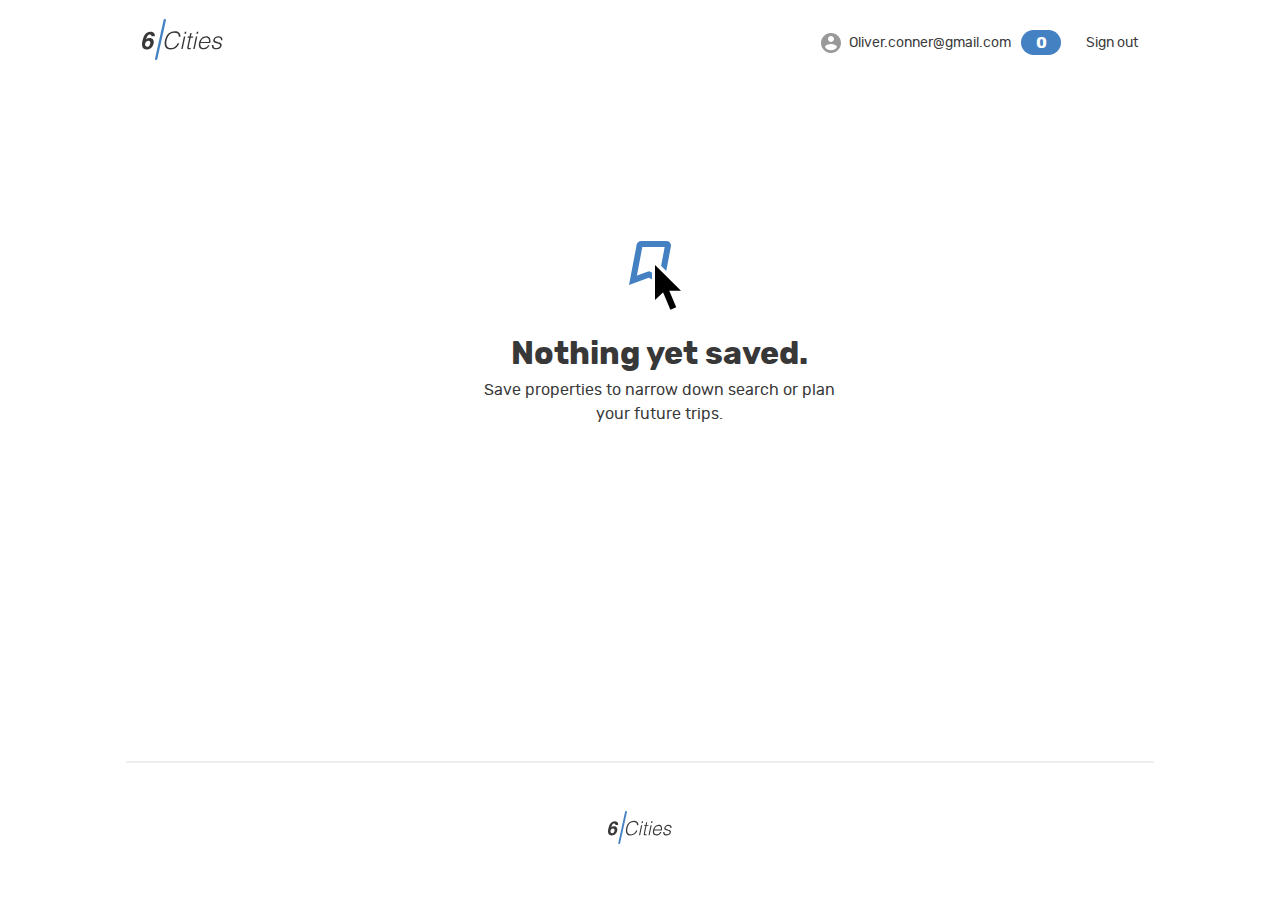
<file: markup/favorites-empty.html>
<!DOCTYPE html>
<html lang="en">
  <head>
    <meta charset="utf-8">
    <meta http-equiv="X-UA-Compatible" content="IE=edge">
    <meta name="viewport" content="width=device-width, initial-scale=1.0">
    <title>6 cities: favorites empty</title>
    <link rel="stylesheet" href="css/main.css">
  </head>

  <body>
    <div style="display: none">
      <!--
        Нет необходимости копировать данный блок в компоненты. Блок с `svg`-изображениями
        присутствует в разметке файла `index.html`.
      -->
      <svg xmlns="http://www.w3.org/2000/svg"><symbol id="icon-arrow-select" viewbox="0 0 7 4"><path fill-rule="evenodd" clip-rule="evenodd" d="M0 0l3.5 2.813L7 0v1.084L3.5 4 0 1.084V0z"></path></symbol><symbol id="icon-bookmark" viewbox="0 0 17 18"><path d="M3.993 2.185l.017-.092V2c0-.554.449-1 .99-1h10c.522 0 .957.41.997.923l-2.736 14.59-4.814-2.407-.39-.195-.408.153L1.31 16.44 3.993 2.185z"></path></symbol><symbol id="icon-star" viewbox="0 0 13 12"><path fill-rule="evenodd" clip-rule="evenodd" d="M6.5 9.644L10.517 12 9.451 7.56 13 4.573l-4.674-.386L6.5 0 4.673 4.187 0 4.573 3.549 7.56 2.483 12 6.5 9.644z"></path></symbol></svg>
    </div>

    <div class="page page--favorites-empty">
      <header class="header">
        <div class="container">
          <div class="header__wrapper">
            <div class="header__left">
              <a class="header__logo-link" href="main.html">
                <img class="header__logo" src="img/logo.svg" alt="6 cities logo" width="81" height="41">
              </a>
            </div>
            <nav class="header__nav">
              <ul class="header__nav-list">
                <li class="header__nav-item user">
                  <a class="header__nav-link header__nav-link--profile" href="#">
                    <div class="header__avatar-wrapper user__avatar-wrapper">
                    </div>
                    <span class="header__user-name user__name">Oliver.conner@gmail.com</span>
                    <span class="header__favorite-count">0</span>
                  </a>
                </li>
                <li class="header__nav-item">
                  <a class="header__nav-link" href="#">
                    <span class="header__signout">Sign out</span>
                  </a>
                </li>
              </ul>
            </nav>
          </div>
        </div>
      </header>

      <main class="page__main page__main--favorites page__main--favorites-empty">
        <div class="page__favorites-container container">
          <section class="favorites favorites--empty">
            <h1 class="visually-hidden">Favorites (empty)</h1>
            <div class="favorites__status-wrapper">
              <b class="favorites__status">Nothing yet saved.</b>
              <p class="favorites__status-description">Save properties to narrow down search or plan your future trips.</p>
            </div>
          </section>
        </div>
      </main>
      <footer class="footer">
        <a class="footer__logo-link" href="main.html">
          <img class="footer__logo" src="img/logo.svg" alt="6 cities logo" width="64" height="33">
        </a>
      </footer>
    </div>
  </body>
</html>
</file>
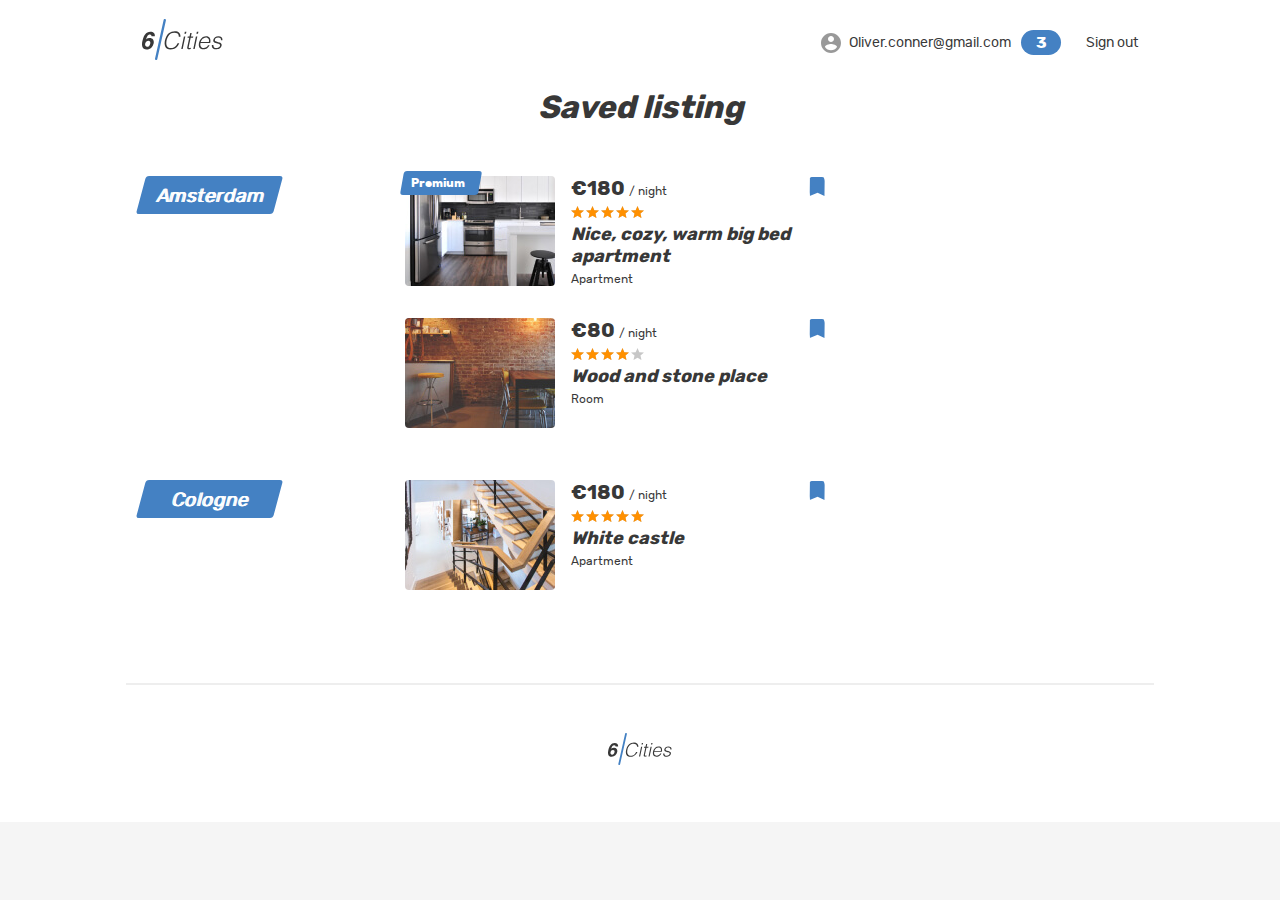
<file: markup/favorites.html>
<!DOCTYPE html>
<html lang="en">
  <head>
    <meta charset="utf-8">
    <meta http-equiv="X-UA-Compatible" content="IE=edge">
    <meta name="viewport" content="width=device-width, initial-scale=1.0">
    <title>6 cities: favorites</title>
    <link rel="stylesheet" href="css/main.css">
  </head>

  <body>
    <div style="display: none">
      <!--
        Нет необходимости копировать данный блок в компоненты. Блок с `svg`-изображениями
        присутствует в разметке файла `index.html`.
      -->
      <svg xmlns="http://www.w3.org/2000/svg"><symbol id="icon-arrow-select" viewbox="0 0 7 4"><path fill-rule="evenodd" clip-rule="evenodd" d="M0 0l3.5 2.813L7 0v1.084L3.5 4 0 1.084V0z"></path></symbol><symbol id="icon-bookmark" viewbox="0 0 17 18"><path d="M3.993 2.185l.017-.092V2c0-.554.449-1 .99-1h10c.522 0 .957.41.997.923l-2.736 14.59-4.814-2.407-.39-.195-.408.153L1.31 16.44 3.993 2.185z"></path></symbol><symbol id="icon-star" viewbox="0 0 13 12"><path fill-rule="evenodd" clip-rule="evenodd" d="M6.5 9.644L10.517 12 9.451 7.56 13 4.573l-4.674-.386L6.5 0 4.673 4.187 0 4.573 3.549 7.56 2.483 12 6.5 9.644z"></path></symbol></svg>
    </div>

    <div class="page">
      <header class="header">
        <div class="container">
          <div class="header__wrapper">
            <div class="header__left">
              <a class="header__logo-link" href="main.html">
                <img class="header__logo" src="img/logo.svg" alt="6 cities logo" width="81" height="41">
              </a>
            </div>
            <nav class="header__nav">
              <ul class="header__nav-list">
                <li class="header__nav-item user">
                  <a class="header__nav-link header__nav-link--profile" href="#">
                    <div class="header__avatar-wrapper user__avatar-wrapper">
                    </div>
                    <span class="header__user-name user__name">Oliver.conner@gmail.com</span>
                    <span class="header__favorite-count">3</span>
                  </a>
                </li>
                <li class="header__nav-item">
                  <a class="header__nav-link" href="#">
                    <span class="header__signout">Sign out</span>
                  </a>
                </li>
              </ul>
            </nav>
          </div>
        </div>
      </header>

      <main class="page__main page__main--favorites">
        <div class="page__favorites-container container">
          <section class="favorites">
            <h1 class="favorites__title">Saved listing</h1>
            <ul class="favorites__list">
              <li class="favorites__locations-items">
                <div class="favorites__locations locations locations--current">
                  <div class="locations__item">
                    <a class="locations__item-link" href="#">
                      <span>Amsterdam</span>
                    </a>
                  </div>
                </div>
                <div class="favorites__places">
                  <article class="favorites__card place-card">
                    <div class="place-card__mark">
                      <span>Premium</span>
                    </div>
                    <div class="favorites__image-wrapper place-card__image-wrapper">
                      <a href="#">
                        <img class="place-card__image" src="img/apartment-small-03.jpg" width="150" height="110" alt="Place image">
                      </a>
                    </div>
                    <div class="favorites__card-info place-card__info">
                      <div class="place-card__price-wrapper">
                        <div class="place-card__price">
                          <b class="place-card__price-value">&euro;180</b>
                          <span class="place-card__price-text">&#47;&nbsp;night</span>
                        </div>
                        <button class="place-card__bookmark-button place-card__bookmark-button--active button" type="button">
                          <svg class="place-card__bookmark-icon" width="18" height="19">
                            <use xlink:href="#icon-bookmark"></use>
                          </svg>
                          <span class="visually-hidden">In bookmarks</span>
                        </button>
                      </div>
                      <div class="place-card__rating rating">
                        <div class="place-card__stars rating__stars">
                          <span style="width: 100%"></span>
                          <span class="visually-hidden">Rating</span>
                        </div>
                      </div>
                      <h2 class="place-card__name">
                        <a href="#">Nice, cozy, warm big bed apartment</a>
                      </h2>
                      <p class="place-card__type">Apartment</p>
                    </div>
                  </article>

                  <article class="favorites__card place-card">
                    <div class="favorites__image-wrapper place-card__image-wrapper">
                      <a href="#">
                        <img class="place-card__image" src="img/room-small.jpg" width="150" height="110" alt="Place image">
                      </a>
                    </div>
                    <div class="favorites__card-info place-card__info">
                      <div class="place-card__price-wrapper">
                        <div class="place-card__price">
                          <b class="place-card__price-value">&euro;80</b>
                          <span class="place-card__price-text">&#47;&nbsp;night</span>
                        </div>
                        <button class="place-card__bookmark-button place-card__bookmark-button--active button" type="button">
                          <svg class="place-card__bookmark-icon" width="18" height="19">
                            <use xlink:href="#icon-bookmark"></use>
                          </svg>
                          <span class="visually-hidden">In bookmarks</span>
                        </button>
                      </div>
                      <div class="place-card__rating rating">
                        <div class="place-card__stars rating__stars">
                          <span style="width: 80%"></span>
                          <span class="visually-hidden">Rating</span>
                        </div>
                      </div>
                      <h2 class="place-card__name">
                        <a href="#">Wood and stone place</a>
                      </h2>
                      <p class="place-card__type">Room</p>
                    </div>
                  </article>
                </div>
              </li>

              <li class="favorites__locations-items">
                <div class="favorites__locations locations locations--current">
                  <div class="locations__item">
                    <a class="locations__item-link" href="#">
                      <span>Cologne</span>
                    </a>
                  </div>
                </div>
                <div class="favorites__places">
                  <article class="favorites__card place-card">
                    <div class="favorites__image-wrapper place-card__image-wrapper">
                      <a href="#">
                        <img class="place-card__image" src="img/apartment-small-04.jpg" width="150" height="110" alt="Place image">
                      </a>
                    </div>
                    <div class="favorites__card-info place-card__info">
                      <div class="place-card__price-wrapper">
                        <div class="place-card__price">
                          <b class="place-card__price-value">&euro;180</b>
                          <span class="place-card__price-text">&#47;&nbsp;night</span>
                        </div>
                        <button class="place-card__bookmark-button place-card__bookmark-button--active button" type="button">
                          <svg class="place-card__bookmark-icon" width="18" height="19">
                            <use xlink:href="#icon-bookmark"></use>
                          </svg>
                          <span class="visually-hidden">In bookmarks</span>
                        </button>
                      </div>
                      <div class="place-card__rating rating">
                        <div class="place-card__stars rating__stars">
                          <span style="width: 100%"></span>
                          <span class="visually-hidden">Rating</span>
                        </div>
                      </div>
                      <h2 class="place-card__name">
                        <a href="#">White castle</a>
                      </h2>
                      <p class="place-card__type">Apartment</p>
                    </div>
                  </article>
                </div>
              </li>
            </ul>
          </section>
        </div>
      </main>
      <footer class="footer container">
        <a class="footer__logo-link" href="main.html">
          <img class="footer__logo" src="img/logo.svg" alt="6 cities logo" width="64" height="33">
        </a>
      </footer>
    </div>
  </body>
</html>
</file>
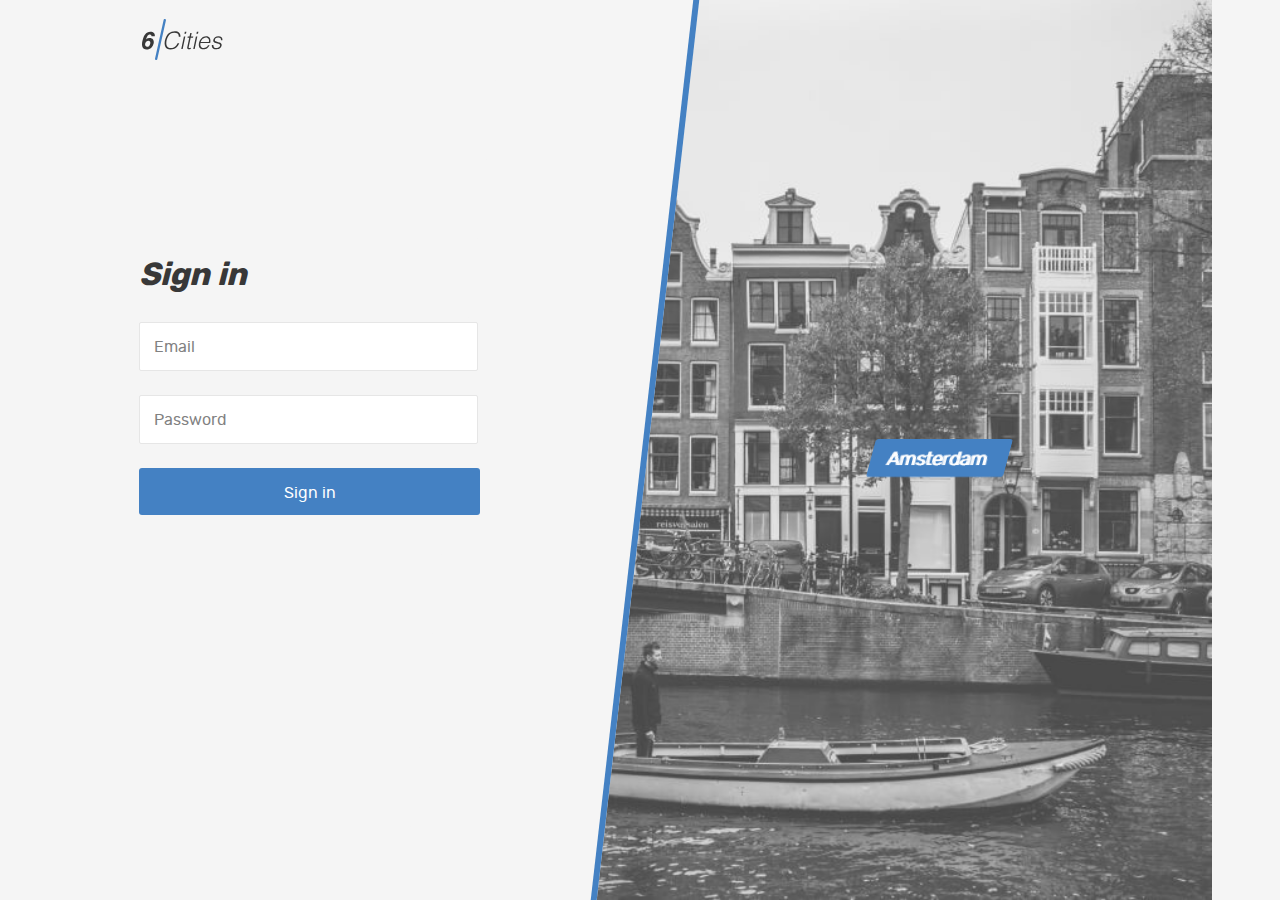
<file: markup/login.html>
<!DOCTYPE html>
<html lang="en">
  <head>
    <meta charset="utf-8">
    <meta http-equiv="X-UA-Compatible" content="IE=edge">
    <meta name="viewport" content="width=device-width, initial-scale=1.0">
    <title>6 cities: authorization</title>
    <link rel="stylesheet" href="css/main.css">
  </head>

  <body>
    <div style="display: none">
      <!--
        Нет необходимости копировать данный блок в компоненты. Блок с `svg`-изображениями
        присутствует в разметке файла `index.html`.
      -->
      <svg xmlns="http://www.w3.org/2000/svg"><symbol id="icon-arrow-select" viewbox="0 0 7 4"><path fill-rule="evenodd" clip-rule="evenodd" d="M0 0l3.5 2.813L7 0v1.084L3.5 4 0 1.084V0z"></path></symbol><symbol id="icon-bookmark" viewbox="0 0 17 18"><path d="M3.993 2.185l.017-.092V2c0-.554.449-1 .99-1h10c.522 0 .957.41.997.923l-2.736 14.59-4.814-2.407-.39-.195-.408.153L1.31 16.44 3.993 2.185z"></path></symbol><symbol id="icon-star" viewbox="0 0 13 12"><path fill-rule="evenodd" clip-rule="evenodd" d="M6.5 9.644L10.517 12 9.451 7.56 13 4.573l-4.674-.386L6.5 0 4.673 4.187 0 4.573 3.549 7.56 2.483 12 6.5 9.644z"></path></symbol></svg>
    </div>

    <div class="page page--gray page--login">
      <header class="header">
        <div class="container">
          <div class="header__wrapper">
            <div class="header__left">
              <a class="header__logo-link" href="main.html">
                <img class="header__logo" src="img/logo.svg" alt="6 cities logo" width="81" height="41">
              </a>
            </div>
          </div>
        </div>
      </header>

      <main class="page__main page__main--login">
        <div class="page__login-container container">
          <section class="login">
            <h1 class="login__title">Sign in</h1>
            <form class="login__form form" action="#" method="post">
              <div class="login__input-wrapper form__input-wrapper">
                <label class="visually-hidden">E-mail</label>
                <input class="login__input form__input" type="email" name="email" placeholder="Email" required="">
              </div>
              <div class="login__input-wrapper form__input-wrapper">
                <label class="visually-hidden">Password</label>
                <input class="login__input form__input" type="password" name="password" placeholder="Password" required="">
              </div>
              <button class="login__submit form__submit button" type="submit">Sign in</button>
            </form>
          </section>
          <section class="locations locations--login locations--current">
            <div class="locations__item">
              <a class="locations__item-link" href="#">
                <span>Amsterdam</span>
              </a>
            </div>
          </section>
        </div>
      </main>
    </div>
  </body>
</html>
</file>
<file: markup/css/main.css>
/*! normalize.css v8.0.1 | MIT License | github.com/necolas/normalize.css */html{line-height:1.15;-webkit-text-size-adjust:100%}body{margin:0}main{display:block}h1{font-size:2em;margin:.67em 0}hr{-webkit-box-sizing:content-box;box-sizing:content-box;height:0;overflow:visible}pre{font-family:monospace,monospace;font-size:1em}a{background-color:transparent}abbr[title]{border-bottom:none;text-decoration:underline;-webkit-text-decoration:underline dotted;text-decoration:underline dotted}b,strong{font-weight:bolder}code,kbd,samp{font-family:monospace,monospace;font-size:1em}small{font-size:80%}sub,sup{font-size:75%;line-height:0;position:relative;vertical-align:baseline}sub{bottom:-.25em}sup{top:-.5em}img{border-style:none}button,input,optgroup,select,textarea{font-family:inherit;font-size:100%;line-height:1.15;margin:0}button,input{overflow:visible}button,select{text-transform:none}[type=button],[type=reset],[type=submit],button{-webkit-appearance:button}[type=button]::-moz-focus-inner,[type=reset]::-moz-focus-inner,[type=submit]::-moz-focus-inner,button::-moz-focus-inner{border-style:none;padding:0}[type=button]:-moz-focusring,[type=reset]:-moz-focusring,[type=submit]:-moz-focusring,button:-moz-focusring{outline:1px dotted ButtonText}fieldset{padding:.35em .75em .625em}legend{-webkit-box-sizing:border-box;box-sizing:border-box;color:inherit;display:table;max-width:100%;padding:0;white-space:normal}progress{vertical-align:baseline}textarea{overflow:auto}[type=checkbox],[type=radio]{-webkit-box-sizing:border-box;box-sizing:border-box;padding:0}[type=number]::-webkit-inner-spin-button,[type=number]::-webkit-outer-spin-button{height:auto}[type=search]{-webkit-appearance:textfield;outline-offset:-2px}[type=search]::-webkit-search-decoration{-webkit-appearance:none}::-webkit-file-upload-button{-webkit-appearance:button;font:inherit}details{display:block}summary{display:list-item}template{display:none}[hidden]{display:none}@font-face{font-family:rubik;font-style:normal;font-weight:300;src:url(../fonts/rubik-light.woff2) format("woff2"),url(../fonts/rubik-light.woff) format("woff"),url(../fonts/rubik-light.ttf) format("truetype");font-display:swap}@font-face{font-family:rubik;font-style:normal;font-weight:400;src:url(../fonts/rubik-regular.woff2) format("woff2"),url(../fonts/rubik-regular.woff) format("woff"),url(../fonts/rubik-regular.ttf) format("truetype");font-display:swap}@font-face{font-family:rubik;font-style:normal;font-weight:500;src:url(../fonts/rubik-medium.woff2) format("woff2"),url(../fonts/rubik-medium.woff) format("woff"),url(../fonts/rubik-medium.ttf) format("truetype");font-display:swap}@font-face{font-family:rubik;font-style:normal;font-weight:700;src:url(../fonts/rubik-bold.woff2) format("woff2"),url(../fonts/rubik-bold.woff) format("woff"),url(../fonts/rubik-bold.ttf) format("truetype");font-display:swap}body,html{width:100%;min-width:1144px;margin:0;padding:0;font-family:rubik,arial,sans-serif;font-weight:400;font-style:normal;font-size:16px;line-height:1.15;color:#383838;background-color:#f5f5f5;-webkit-font-smoothing:antialiased;font-smoothing:antialiased;-webkit-box-sizing:border-box;box-sizing:border-box}*,::after,::before{-webkit-box-sizing:inherit;box-sizing:inherit}a{color:inherit;text-decoration:none;-webkit-transition:color .3s,opacity .3s;transition:color .3s,opacity .3s;cursor:pointer;outline:0}textarea{resize:none}img{max-width:100%;height:auto}.visually-hidden{position:absolute;width:1px;height:1px;margin:-1px;border:0;padding:0;white-space:nowrap;-webkit-clip-path:inset(100%);clip-path:inset(100%);clip:rect(0 0 0 0);overflow:hidden}.container{width:1144px;margin-left:auto;margin-right:auto;padding-left:58px;padding-right:58px}.button{padding:0;background:0 0;border:none;text-decoration:none;cursor:pointer;display:inline-block;font:inherit;text-align:center;word-break:break-word;word-wrap:wrap;overflow-wrap:break-word;-webkit-transition:color .3s,background-color .3s;transition:color .3s,background-color .3s;outline:0}.page{background-color:#fff}.page--login{display:-webkit-box;display:-ms-flexbox;display:flex;-webkit-box-orient:vertical;-webkit-box-direction:normal;-ms-flex-direction:column;flex-direction:column;width:1144px;margin-left:auto;margin-right:auto;background-image:linear-gradient(to right,#f5f5f5 509px,transparent 509px),url(../img/amsterdam.jpg);background-position:top left,right top;height:100vh;background-size:auto,auto 100%;background-repeat:no-repeat,no-repeat;overflow:hidden}@media (-webkit-min-device-pixel-ratio:1.5),(min-resolution:144dpi),(min-resolution:1.5dppx){.page--login{background-image:linear-gradient(to right,#f5f5f5 509px,transparent 509px),url(../img/amsterdam@2x.jpg)}}@media (max-height:720px){.page--login{background-size:auto,auto 715px}}.page--favorites-empty{display:-webkit-box;display:-ms-flexbox;display:flex;-webkit-box-orient:vertical;-webkit-box-direction:normal;-ms-flex-direction:column;flex-direction:column;height:100vh}.page--main{display:-webkit-box;display:-ms-flexbox;display:flex;-webkit-box-orient:vertical;-webkit-box-direction:normal;-ms-flex-direction:column;flex-direction:column;height:100vh}.page--gray{background-color:#f5f5f5}.page__main--offer{padding-bottom:129px}.page__main--login{display:-webkit-box;display:-ms-flexbox;display:flex;-webkit-box-flex:1;-ms-flex-positive:1;flex-grow:1}.page__main--favorites{padding-top:11px}.page__main--favorites-empty{display:-webkit-box;display:-ms-flexbox;display:flex;-webkit-box-flex:1;-ms-flex-positive:1;flex-grow:1}.page__main--favorites-empty .page__favorites-container{display:-webkit-box;display:-ms-flexbox;display:flex}.page__main--index{display:-webkit-box;display:-ms-flexbox;display:flex;-webkit-box-flex:1;-ms-flex-positive:1;flex-grow:1;-webkit-box-orient:vertical;-webkit-box-direction:normal;-ms-flex-direction:column;flex-direction:column;overflow-y:hidden}.page__login-container{display:-webkit-box;display:-ms-flexbox;display:flex}.header__wrapper{display:-webkit-box;display:-ms-flexbox;display:flex;-webkit-box-align:start;-ms-flex-align:start;align-items:flex-start;padding:19px 16px 0}.header__left{display:-webkit-box;display:-ms-flexbox;display:flex;-ms-flex-wrap:wrap;flex-wrap:wrap;-ms-flex-negative:0;flex-shrink:0;margin-right:auto}.header__logo-link{margin-bottom:15px}.header__logo-link:not(.header__logo-link--active):focus,.header__logo-link:not(.header__logo-link--active):hover{opacity:.5}.header__nav{display:-webkit-box;display:-ms-flexbox;display:flex;-ms-flex-negative:0;flex-shrink:0;-ms-flex-wrap:wrap;flex-wrap:wrap;margin-top:11px;margin-left:30px}.header__nav-list{margin:0;padding:0;list-style:none;display:-webkit-box;display:-ms-flexbox;display:flex;-ms-flex-wrap:wrap;flex-wrap:wrap;-webkit-box-align:start;-ms-flex-align:start;align-items:flex-start}.header__nav-item{display:-webkit-box;display:-ms-flexbox;display:flex;min-height:25px;margin-bottom:15px}.header__nav-item:not(:last-child){margin-right:15px}.header__nav-link{display:-webkit-box;display:-ms-flexbox;display:flex;position:relative;-webkit-box-align:center;-ms-flex-align:center;align-items:center;font-size:14px;line-height:1.2143;-webkit-transition:text-shadow .3s;transition:text-shadow .3s}.header__nav-link:focus,.header__nav-link:hover{text-shadow:.5px 0 0,-.5px 0 0}.header__avatar-wrapper{width:20px;height:20px;margin-right:8px}.header__login{padding-top:2px;padding-right:8px}.header__signout,.header__user-name{padding-top:2px}.header__favorite-count{display:inline-block;min-width:40px;height:25px;margin:0 10px;padding:5px;font-size:16px;font-weight:600;line-height:16px;text-align:center;color:#fff;background:#4481c3;border-radius:15px}.user__avatar-wrapper{background-image:url(../img/avatar.svg);background-size:100%;background-repeat:no-repeat}.user__avatar{border-radius:50%}.rating__stars{position:relative;display:block;font-size:0}.rating__stars::before{content:"";display:inline-block;height:100%;background:url(../img/stars.svg) transparent no-repeat center}.rating__stars span{position:absolute;top:0;left:0;display:inline-block;height:100%;overflow:hidden}.rating__stars span::before{content:"";display:inline-block;height:100%;background:url(../img/stars-active.svg) transparent no-repeat center}.cities{display:-webkit-box;display:-ms-flexbox;display:flex;-webkit-box-flex:1;-ms-flex-positive:1;flex-grow:1;background-color:#fff;overflow-y:hidden}.cities__places-container{display:-webkit-box;display:-ms-flexbox;display:flex;padding-right:0}.cities__places-container--empty{padding-right:0}.cities__no-places{position:relative;width:498px;padding-left:18px}.cities__no-places::after{content:"";position:absolute;width:12.06vh;min-width:100px;max-width:120px;height:100%;bottom:0;right:-48px;background-color:#fff;border-right:6px solid #4481c3;-webkit-transform:skew(-6.5deg);transform:skew(-6.5deg)}.cities__places{width:572px;margin-top:2px;margin-right:2px;padding-top:29px;padding-bottom:7px;padding-left:9px;overflow-y:auto}.cities__places-list{display:-webkit-box;display:-ms-flexbox;display:flex;-ms-flex-wrap:wrap;flex-wrap:wrap;margin-left:-8px;padding-left:5px}.cities__card{width:260px;margin-left:8px;margin-bottom:24px}.page__main--index-empty .cities__right-section{background-image:url(../img/no-places@2x.png);background-size:auto 119%;background-repeat:no-repeat;background-position:right 100%}@media (-webkit-min-device-pixel-ratio:1.5),(min-resolution:144dpi),(min-resolution:1.5dppx){.page__main--index-empty .cities__right-section{background-image:url(../img/no-places@2x.png)}}@media (max-height:780px){.page__main--index-empty .cities__right-section{background-position:right center;background-size:100% auto}}.cities__right-section{display:-webkit-box;display:-ms-flexbox;display:flex;-webkit-box-flex:1;-ms-flex-positive:1;flex-grow:1}.cities__map{width:100%;-ms-flex-item-align:stretch;align-self:stretch;background-image:url(../img/map.jpg);background-size:682px auto;background-repeat:no-repeat;background-position:-170px center}@media (-webkit-min-device-pixel-ratio:1.5),(min-resolution:144dpi),(min-resolution:1.5dppx){.cities__map{background-image:url(../img/map@2x.jpg);background-size:682px 794px}}@media (min-height:980px){.cities__map{background-size:cover}}.cities__status-wrapper{position:relative;z-index:1;width:auto;margin-top:25.4vh;margin-right:auto;margin-left:auto;padding-top:62px;text-align:center;background-image:url(../img/ico-no-results.svg);background-size:45px 47px;background-position:center top;background-repeat:no-repeat}.cities__status{display:block;margin-bottom:5px;font-size:32px;line-height:1.1875}.cities__status-description{margin-top:0;margin-bottom:0;padding:0 45px;font-size:16px;line-height:1.5}.locations--login{display:-webkit-box;display:-ms-flexbox;display:flex;-webkit-box-pack:center;-ms-flex-pack:center;justify-content:center;-webkit-box-align:center;-ms-flex-align:center;align-items:center;-webkit-box-flex:1;-ms-flex-positive:1;flex-grow:1;padding:0 51px 63px 130px}.locations--login .locations__item-link{padding:9px 21px 6px 16px;-webkit-backface-visibility:hidden;backface-visibility:hidden}.locations--current .locations__item{margin:0}.locations--current .locations__item-link{color:#fff;background-color:#4481c3;text-shadow:1px 0 0,.5px 0 0,-1px 0 0}.locations__list{margin:0;padding:0;list-style:none;display:-webkit-box;display:-ms-flexbox;display:flex;-ms-flex-wrap:wrap;flex-wrap:wrap;-webkit-box-align:start;-ms-flex-align:start;align-items:flex-start;padding:16px 3px 33px}.locations__item{display:block;margin-right:36px;margin-bottom:19px}.favorites__locations .locations__item-link{min-width:137px;padding:9px 14px 6px 15px;text-align:center;letter-spacing:.9px}.locations__item-link{display:block;padding:9px 21px 6px 11px;font-size:19px;line-height:1.211;font-weight:300;font-style:oblique;-webkit-transform:skew(-15deg);transform:skew(-15deg);border-radius:3px;-webkit-transition:background .3s,color .3s,text-shadow .3s;transition:background .3s,color .3s,text-shadow .3s}.locations__item-link span{display:block;-webkit-transform:skew(15deg);transform:skew(15deg)}.locations__item-link:focus,.locations__item-link:hover{text-shadow:1px 0 0,.5px 0 0,-1px 0 0}.locations__item-link.tabs__item--active{text-shadow:1px 0 0,.5px 0 0,-1px 0 0;color:#fff;background-color:#4481c3}.places__found{display:block;margin-bottom:22px;padding-left:2px;font-size:24px;line-height:1.167;font-weight:700;font-style:oblique}.places__sorting{position:relative;margin-bottom:33px;padding-left:5px}.places__sorting-arrow{position:absolute;top:55%;-webkit-transform:translateY(-50%);transform:translateY(-50%);right:0;fill:#0d0d0d}.places__options{margin:0;padding:0;list-style:none;background-color:#fff;border:1px solid #dfdfdf;border-radius:4px}.places__options--custom{position:absolute;top:calc(100% + 1px);left:52px;z-index:1;display:none}.places__options--opened{display:block}.places__option{min-width:170px;padding:14px 16px 10px;font-size:14px;line-height:1.2143;-webkit-transition:background .3s;transition:background .3s;outline:0;cursor:pointer}.places__option--active,.places__option:focus,.places__option:hover{background-color:#f2f2f2}.places__option:selected{background-color:#f2f2f2}.places__sorting-caption{font-size:12px;line-height:1.167;font-weight:700}.places__sorting-type{position:relative;display:inline-block;padding-right:12px;font-size:12px;line-height:1.167;cursor:pointer}.place-card{position:relative}.place-card:hover{opacity:.6}.place-card__image-wrapper{margin-bottom:9px}.place-card__image{display:block;border-radius:4px}.place-card__info{-webkit-box-flex:1;-ms-flex-positive:1;flex-grow:1}.place-card__price-wrapper{display:-webkit-box;display:-ms-flexbox;display:flex;-webkit-box-align:start;-ms-flex-align:start;align-items:flex-start;-webkit-box-pack:justify;-ms-flex-pack:justify;justify-content:space-between;margin-bottom:5px}.place-card__price{margin-right:20px}.favorites__card .place-card__bookmark-button{margin-top:0;-webkit-transform:skew(10deg);transform:skew(10deg)}.place-card__bookmark-button{-ms-flex-negative:0;flex-shrink:0;width:18px;height:19px;margin-top:2px}.place-card__bookmark-button:focus .place-card__bookmark-icon,.place-card__bookmark-button:hover .place-card__bookmark-icon{stroke:#4481c3}.place-card__bookmark-button--active .place-card__bookmark-icon{stroke:#4481c3;fill:#4481c3}.place-card__bookmark-icon{fill:none;stroke:#979797;stroke-width:2;-webkit-transition:fill .3s,stroke .3s;transition:fill .3s,stroke .3s}.place-card__price-value{font-size:20px;line-height:1.2;font-weight:700}.place-card__price-text{font-size:12px;line-height:1.1667}.place-card__rating{margin-bottom:6px}.place-card__stars{width:73px;height:12px}.place-card__stars::before{width:73px;background-size:73px 12px}.place-card__stars span{width:0%}.place-card__stars span::before{width:73px;background-size:73px 12px}.place-card__name{margin-top:0;margin-bottom:4px;font-size:18px;line-height:1.223;font-weight:700;font-style:oblique}.place-card__name a{display:inline-block}.place-card__name a:focus,.place-card__name a:hover{opacity:.7}.place-card__type{margin-top:0;margin-bottom:0;font-size:12px;line-height:1.1667}.place-card__mark{position:absolute;top:-5px;left:-3px;padding:5px 15px 5px 9px;font-size:12px;line-height:1.1667;font-weight:700;color:#fff;background-color:#4481c3;-webkit-transform:skew(-10deg);transform:skew(-10deg);border-radius:3px}.place-card__mark span{display:block;-webkit-transform:skew(10deg);transform:skew(10deg)}.offer__gallery-container{padding-left:52px;padding-right:52px}.offer__gallery{position:relative;display:-webkit-box;display:-ms-flexbox;display:flex;-webkit-box-align:start;-ms-flex-align:start;align-items:flex-start;-ms-flex-wrap:wrap;flex-wrap:wrap;-webkit-box-pack:center;-ms-flex-pack:center;justify-content:center;width:785px;margin-right:auto;margin-left:auto;max-height:452px;margin-bottom:30px;overflow:hidden}.offer__gallery::before{content:"";position:absolute;top:-1px;left:0;width:34px;height:100%;background-image:url(../img/triangle.svg);background-repeat:no-repeat;background-size:34px 452px;-webkit-transform:rotate(180deg);transform:rotate(180deg)}.offer__gallery::after{content:"";position:absolute;top:-1px;right:0;width:34px;height:100%;background-image:url(../img/triangle.svg);background-repeat:no-repeat;background-size:34px 452px}.offer__image-wrapper{display:-webkit-box;display:-ms-flexbox;display:flex;-webkit-box-pack:center;-ms-flex-pack:center;justify-content:center;-webkit-box-align:center;-ms-flex-align:center;align-items:center;margin-bottom:2px;margin-right:2px;width:260px;height:200px;overflow:hidden}.offer__image-wrapper:nth-child(3n){margin-right:0}.offer__image{display:block;min-width:100%;min-height:100%;-webkit-box-flex:1;-ms-flex-positive:1;flex-grow:1}.offer__container{position:relative;overflow-x:hidden}.offer__wrapper{display:-webkit-box;display:-ms-flexbox;display:flex;-webkit-box-orient:vertical;-webkit-box-direction:normal;-ms-flex-direction:column;flex-direction:column;-webkit-box-align:center;-ms-flex-align:center;align-items:center;max-width:613px;margin-right:auto;margin-left:auto}.offer__mark{margin-bottom:8px;padding:7px 11px 3px 8px;font-size:16px;line-height:1.1875;font-weight:700;font-style:oblique;color:#fff;background-color:#4481c3;-webkit-transform:skew(-10deg);transform:skew(-10deg);border-radius:2px;background-color:#4481c3}.offer__mark span{display:block;-webkit-transform:skew(10deg);transform:skew(10deg)}.offer__name{margin-top:0;margin-bottom:7px;padding:0 28px;font-size:38px;line-height:1.21053;font-weight:700;font-style:oblique;text-align:center}.offer__bookmark-button{position:absolute;top:41px;right:93px;width:31px;height:33px;margin-top:2px}.offer__bookmark-button:focus .offer__bookmark-icon,.offer__bookmark-button:hover .offer__bookmark-icon{stroke:#4481c3}.offer__bookmark-button--active .offer__bookmark-icon{stroke:#4481c3;fill:#4481c3}.offer__bookmark-icon{fill:none;stroke:#979797;stroke-width:2;-webkit-transition:fill .3s,stroke .3s;transition:fill .3s,stroke .3s}.offer__rating{display:-webkit-box;display:-ms-flexbox;display:flex;-webkit-box-align:start;-ms-flex-align:start;align-items:flex-start;margin-bottom:24px}.offer__stars{width:147px;height:24px}.offer__stars::before{width:147px;background-size:147px 24px}.offer__stars span{width:0%}.offer__stars span::before{width:147px;background-size:147px 24px}.offer__rating-value{margin-left:5px;padding-top:2px;font-size:24px;line-height:1;font-weight:700;font-style:oblique}.offer__features{margin:0;padding:0;list-style:none;display:-webkit-box;display:-ms-flexbox;display:flex;margin-bottom:38px;margin-left:-64px}.offer__feature{margin-left:64px;padding-left:18px;font-size:16px;line-height:1.3;background-repeat:no-repeat}.offer__feature--entire{background-image:url(../img/ico-place.svg);background-size:13px 16px}.offer__feature--bedrooms{background-image:url(../img/ico-bedrooms.svg);background-size:14px 18px}.offer__feature--adults{background-image:url(../img/ico-adults.svg);background-size:13px 12px;background-position:left 3px}.offer__price{position:relative;margin-bottom:56px}.offer__price::before{content:"";position:absolute;top:18px;left:calc(100% + 12px);width:345px;height:1px;background-image:-webkit-gradient(linear,right top,left top,from(rgba(255,255,255,.01)),to(#7ca7d5));background-image:linear-gradient(to left,rgba(255,255,255,.01),#7ca7d5)}.offer__price::after{content:"";position:absolute;top:18px;right:calc(100% + 11px);width:425px;height:1px;background-image:-webkit-gradient(linear,left top,right top,from(rgba(255,255,255,.01)),to(#6899ce));background-image:linear-gradient(to right,rgba(255,255,255,.01),#6899ce)}.offer__price-value{position:relative;padding-right:8px;padding-left:6px;font-size:32px;line-height:1.1875;font-weight:700;font-style:oblique}.offer__price-value::after{content:"";position:absolute;top:-7px;right:-2px;height:52px;width:2px;background-color:#4481c3;-webkit-transform:skew(-12deg);transform:skew(-12deg)}.offer__price-text{font-size:18px;line-height:1.223;font-weight:700;font-style:oblique;opacity:.48}.offer__inside{width:100%;margin-bottom:52px}.offer__inside-title{margin-top:0;margin-bottom:24px;font-size:24px;line-height:1.1667;font-weight:700;font-style:oblique;text-align:center;color:#000}.offer__inside-list{margin:0;padding:0;list-style:none;display:-webkit-box;display:-ms-flexbox;display:flex;-ms-flex-wrap:wrap;flex-wrap:wrap;-webkit-box-pack:justify;-ms-flex-pack:justify;justify-content:space-between;-webkit-box-align:start;-ms-flex-align:start;align-items:flex-start}.offer__inside-item{position:relative;width:100%;max-width:174px;padding-left:18px;font-size:16px;line-height:1.75;color:#000}.offer__inside-item::before{content:"";position:absolute;top:14px;left:0;width:12px;height:1px;background-color:#000}.offer__host-title{margin-top:0;margin-bottom:25px;font-size:24px;line-height:1.1667;font-weight:700;font-style:oblique;text-align:center;color:#000}.offer__host-user{display:-webkit-box;display:-ms-flexbox;display:flex;-webkit-box-orient:vertical;-webkit-box-direction:normal;-ms-flex-direction:column;flex-direction:column;-webkit-box-align:center;-ms-flex-align:center;align-items:center;margin-bottom:15px;padding-right:16px}.offer__avatar-wrapper{position:relative;width:74px;min-width:74px;height:74px;margin-bottom:7px}.offer__avatar-wrapper--pro::after{content:"";position:absolute;top:-3px;right:-16px;width:33px;height:33px;border-radius:50%;background-color:#ff9000;background-image:url(../img/star-white.svg);background-size:20px 19px;background-position:center 6px;background-repeat:no-repeat}.offer__user-name{font-size:16px;line-height:1.187;font-weight:700;color:#000}.offer__user-status{font-size:12px;line-height:1.167;color:#696969}.offer__description{margin-bottom:52px}.offer__text{margin-top:0;margin-bottom:28px;font-size:16px;line-height:1.75;color:#000}.offer__reviews{width:100%;margin-bottom:55px}.offer__map{width:100%;height:579px;margin-bottom:50px;background-image:url(../img/map-big.jpg);background-repeat:no-repeat;background-size:1144px auto;background-position:center top}@media (-webkit-min-device-pixel-ratio:1.5),(min-resolution:144dpi),(min-resolution:1.5dppx){.offer__map{background-image:url(../img/map-big@2x.jpg);background-size:1144px auto}}.reviews__title{margin-top:0;margin-bottom:37px;font-size:24px;line-height:1.1667;font-weight:700;font-style:oblique;color:#000;text-align:center}.reviews__avatar-wrapper{min-width:54px;width:54px;height:54px;margin-bottom:10px}.reviews__avatar{display:block}.reviews__user{display:-webkit-box;display:-ms-flexbox;display:flex;-webkit-box-orient:vertical;-webkit-box-direction:normal;-ms-flex-direction:column;flex-direction:column;-webkit-box-align:center;-ms-flex-align:center;align-items:center;max-width:54px;margin-right:22px}.reviews__user-name{font-size:14px;line-height:1.2143;color:#000;word-break:break-word;word-wrap:break-word;overflow-wrap:break-word}.reviews__list{margin:0;padding:0;list-style:none}.reviews__item{display:-webkit-box;display:-ms-flexbox;display:flex;-webkit-box-align:start;-ms-flex-align:start;align-items:flex-start;margin-bottom:22px}.reviews__text{margin-top:0;margin-bottom:5px;font-size:16px;line-height:1.75;color:#000}.reviews__rating{margin-bottom:7px}.reviews__stars{width:98px;height:16px}.reviews__stars::before{width:98px;background-size:98px 16px}.reviews__stars span{width:0%}.reviews__stars span::before{width:98px;background-size:98px 16px}.reviews__time{font-size:14px;line-height:1;color:#5d5d5d}.reviews__form{margin-right:-30px;padding-left:76px}.reviews__label{display:inline-block;margin-bottom:14px;font-size:14px;line-height:1.2143;font-weight:700;font-style:oblique;color:#000}.reviews__textarea{width:568px;height:92px;margin-bottom:12px;padding:15px 16px}.reviews__rating-form{margin-bottom:21px}.reviews__button-wrapper{display:-webkit-box;display:-ms-flexbox;display:flex;-webkit-box-align:start;-ms-flex-align:start;align-items:flex-start;-webkit-box-pack:justify;-ms-flex-pack:justify;justify-content:space-between}.reviews__help{width:402px;margin-top:8px;margin-bottom:0;font-size:12px;line-height:1.334}.reviews__star{padding-left:15px;background-image:url(../img/star-active.svg);background-size:12px 11px;background-repeat:no-repeat}.reviews__text-amount{font-weight:700}.reviews__submit{width:143px;font-size:16px;line-height:1.1875}.form__rating{display:-webkit-box;display:-ms-flexbox;display:flex;-webkit-box-orient:horizontal;-webkit-box-direction:reverse;-ms-flex-direction:row-reverse;flex-direction:row-reverse;-webkit-box-pack:end;-ms-flex-pack:end;justify-content:flex-end;-webkit-box-align:start;-ms-flex-align:start;align-items:flex-start}.form__rating-label{display:block;width:37px;height:33px;margin-right:4px;cursor:pointer}.form__rating-label:first-child{margin-right:0}.form__rating-input:checked~.form__rating-label .form__star-image,.form__rating-input:focus~.form__rating-label .form__star-image,.form__rating-label:hover .form__star-image,.form__rating-label:hover~.form__rating-label .form__star-image{fill:#ff9000}.form__star-image{fill:#c7c7c7;-webkit-transition:fill .3s;transition:fill .3s}.form__textarea{font-size:16px;line-height:1.1875;color:#383838;background-color:#fff;border:1px solid #e6e6e6;border-radius:2px}.form__textarea::-webkit-input-placeholder{font-size:16px;line-height:1.1875;color:#9b9b9b}.form__textarea::-moz-placeholder{font-size:16px;line-height:1.1875;color:#9b9b9b}.form__textarea::-ms-input-placeholder{font-size:16px;line-height:1.1875;color:#9b9b9b}.form__textarea::placeholder{font-size:16px;line-height:1.1875;color:#9b9b9b}.form__textarea::-ms-input-placeholder{font-size:16px;line-height:1.1875;color:#9b9b9b}.form__input{padding:15px 14px 13px;font-size:16px;line-height:1.1875;color:#383838;background-color:#fff;border:1px solid #e6e6e6;border-radius:2px}.form__input::-webkit-input-placeholder{font-size:16px;line-height:1.1875;color:#818181}.form__input::-moz-placeholder{font-size:16px;line-height:1.1875;color:#818181}.form__input::-ms-input-placeholder{font-size:16px;line-height:1.1875;color:#818181}.form__input::placeholder{font-size:16px;line-height:1.1875;color:#818181}.form__input::-ms-input-placeholder{font-size:16px;line-height:1.1875;color:#818181}.form__submit{padding:16px 20px 13px;color:#fff;background-color:#4481c3;border-radius:3px}.form__submit:focus,.form__submit:hover{background-color:#3069a6}.form__submit:disabled{background-color:#c7c7c7}.near-places{margin:0 16px 0 12px;padding-bottom:27px;border-bottom:2px solid rgba(222,222,222,.5)}.near-places__title{margin-top:0;margin-bottom:25px;font-size:24px;line-height:1.1667;font-weight:700;font-style:oblique;text-align:center;color:#000}.near-places__list{display:-webkit-box;display:-ms-flexbox;display:flex;-webkit-box-pack:center;-ms-flex-pack:center;justify-content:center;-webkit-box-align:start;-ms-flex-align:start;align-items:flex-start;-ms-flex-wrap:wrap;flex-wrap:wrap;margin-left:-8px;padding-left:3px}.near-places__card{width:260px;margin-left:8px;margin-bottom:24px}.login{position:relative;width:520px;padding-top:19.6vh;padding-right:60px;padding-left:13px}.login::after{content:"";position:absolute;width:12.03vh;min-width:195px;height:100vh;min-height:450px;bottom:0;right:-2px;background-color:#f5f5f5;border-right:6px solid #4481c3;-webkit-transform:skew(-6.5deg);transform:skew(-6.5deg)}.login__title{position:relative;z-index:1;margin-top:0;margin-bottom:28px;font-size:32px;line-height:1.1875;font-weight:700;font-style:oblique}.login__form{position:relative;z-index:1;width:341px}.login__input-wrapper{margin-right:2px}.login__input{width:100%;margin-bottom:24px}.login__submit{width:100%}.favorites{padding:0 15px 93px;border-bottom:2px solid rgba(222,222,222,.5)}.favorites--empty{width:100%;padding:0 0 93px 38px}.favorites__title{margin-top:0;margin-bottom:49px;font-size:32px;line-height:1.1429;font-weight:700;font-style:oblique;text-align:center}.favorites__list{margin:0;padding:0;list-style:none}.favorites__locations-items{display:-webkit-box;display:-ms-flexbox;display:flex;-webkit-box-align:start;-ms-flex-align:start;align-items:flex-start;margin-bottom:52px}.favorites__locations-items:last-child{margin-bottom:0}.favorites__locations{display:-webkit-box;display:-ms-flexbox;display:flex;width:244px;margin-right:20px}.favorites__card{display:-webkit-box;display:-ms-flexbox;display:flex;-webkit-box-align:start;-ms-flex-align:start;align-items:flex-start;width:421px;margin-bottom:32px}.favorites__card:last-child{margin-bottom:0}.favorites__image-wrapper{min-width:150px;margin-right:16px;margin-bottom:0}.favorites__card-info{padding-top:1px}.favorites__status-wrapper{width:420px;margin-top:16.7vh;margin-right:auto;margin-left:auto;padding-top:94px;text-align:center;background-image:url(../img/ico-saved.svg);background-size:60px 73px;background-position:center top;background-repeat:no-repeat}.favorites__status{display:block;margin-bottom:5px;font-size:32px;line-height:1.1875}.favorites__status-description{margin-top:0;margin-bottom:0;padding:0 30px;font-size:16px;line-height:1.5}.footer{display:-webkit-box;display:-ms-flexbox;display:flex;-webkit-box-pack:center;-ms-flex-pack:center;justify-content:center;-webkit-box-align:start;-ms-flex-align:start;align-items:flex-start;padding-top:48px;padding-bottom:52px}.header__logo-link:not(.header__logo-link--active):focus,.header__logo-link:not(.header__logo-link--active):hover{opacity:.5}
/*# sourceMappingURL=main.css.map */
</file>
